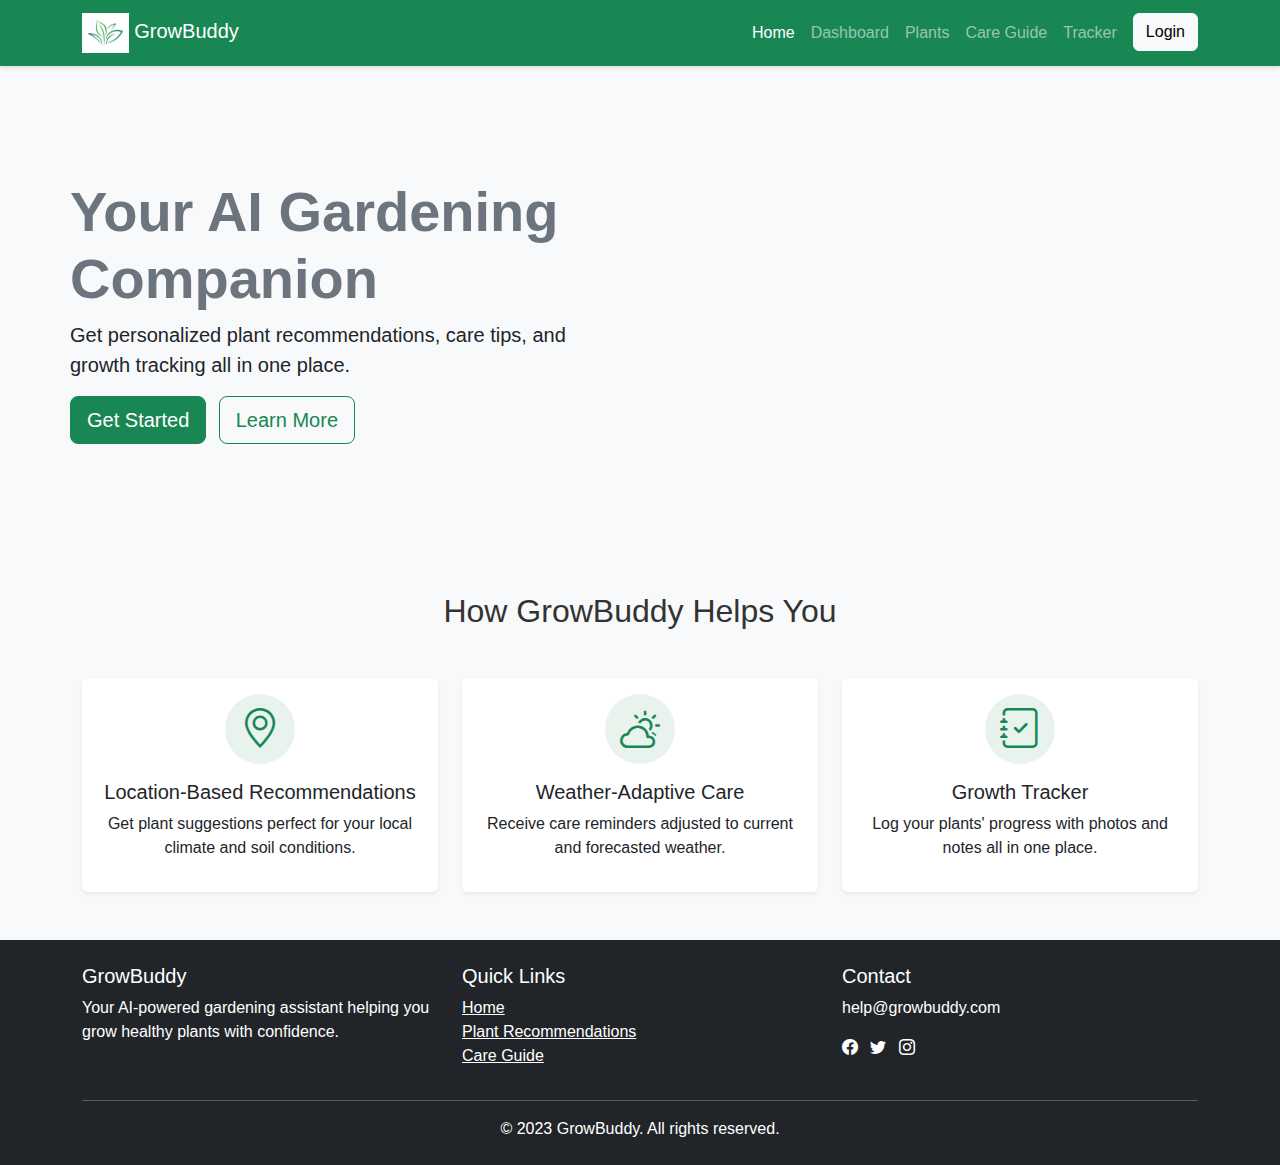
<file: index.html>
<!DOCTYPE html>
<html lang="en">
<head>
    <meta charset="UTF-8">
    <meta name="viewport" content="width=device-width, initial-scale=1.0">
    <title>GrowBuddy - Your AI Gardening Companion</title>
    <link href="https://cdn.jsdelivr.net/npm/bootstrap@5.3.0/dist/css/bootstrap.min.css" rel="stylesheet">
    <link rel="stylesheet" href="style.css">
</head>
<body>
    <!-- Navigation -->
    <nav class="navbar navbar-expand-lg navbar-dark bg-success">
        <div class="container">
            <a class="navbar-brand" href="#">
                <img src="1.jpg" alt="GrowBuddy" height="40"> GrowBuddy
            </a>
            <button class="navbar-toggler" type="button" data-bs-toggle="collapse" data-bs-target="#navbarNav">
                <span class="navbar-toggler-icon"></span>
            </button>
            <div class="collapse navbar-collapse" id="navbarNav">
                <ul class="navbar-nav ms-auto">
                    <li class="nav-item"><a class="nav-link active" href="index.html">Home</a></li>
                    <li class="nav-item"><a class="nav-link" href="dashboard.html">Dashboard</a></li>
                    <li class="nav-item"><a class="nav-link" href="plants.html">Plants</a></li>
                    <li class="nav-item"><a class="nav-link" href="care.html">Care Guide</a></li>
                    <li class="nav-item"><a class="nav-link" href="tracker.html">Tracker</a></li>
                    <li class="nav-item"><a class="btn btn-light ms-2" href="login.html">Login</a></li>
                </ul>
            </div>
        </div>
    </nav>

    <!-- Hero Section -->
    <section class="hero-section">
        <div class="container bg-image py-5">
            <div class="row align-items-center">
                <div class="col-md-6">
                    <h1 class="display-4  fw-bold text-secondary">Your AI Gardening Companion</h1>
                    <p class="lead text-dark ">Get personalized plant recommendations, care tips, and growth tracking all in one place.</p>
                    <a href="dashboard.html" class="btn btn-success btn-lg me-2">Get Started</a>
                    <a href="#features" class="btn btn-outline-success btn-lg">Learn More</a>
                </div>
            
            <!--    <div class="col-md-6">
                    <img src=".jpg" alt="Gardening" class="img-fluid rounded">
            </div>-->
            </div>
        </div>
    </section>

    <!-- Features Section -->
    <section id="features" class="py-5 bg-light">
        <div class="container">
            <h2 class="text-center mb-5">How GrowBuddy Helps You</h2>
            <div class="row g-4">
                <div class="col-md-4">
                    <div class="card h-100 border-0 shadow-sm">
                        <div class="card-body text-center">
                            <div class="feature-icon bg-success bg-opacity-10 text-success rounded-circle p-3 mb-3 mx-auto">
                                <i class="bi bi-geo-alt fs-1"></i>
                            </div>
                            <h5>Location-Based Recommendations</h5>
                            <p>Get plant suggestions perfect for your local climate and soil conditions.</p>
                        </div>
                    </div>
                </div>
                <div class="col-md-4">
                    <div class="card h-100 border-0 shadow-sm">
                        <div class="card-body text-center">
                            <div class="feature-icon bg-success bg-opacity-10 text-success rounded-circle p-3 mb-3 mx-auto">
                                <i class="bi bi-cloud-sun fs-1"></i>
                            </div>
                            <h5>Weather-Adaptive Care</h5>
                            <p>Receive care reminders adjusted to current and forecasted weather.</p>
                        </div>
                    </div>
                </div>
                <div class="col-md-4">
                    <div class="card h-100 border-0 shadow-sm">
                        <div class="card-body text-center">
                            <div class="feature-icon bg-success bg-opacity-10 text-success rounded-circle p-3 mb-3 mx-auto">
                                <i class="bi bi-journal-check fs-1"></i>
                            </div>
                            <h5>Growth Tracker</h5>
                            <p>Log your plants' progress with photos and notes all in one place.</p>
                        </div>
                    </div>
                </div>
            </div>
        </div>
    </section>

    <!-- Footer -->
    <footer class="bg-dark text-white py-4">
        <div class="container">
            <div class="row">
                <div class="col-md-4">
                    <h5>GrowBuddy</h5>
                    <p>Your AI-powered gardening assistant helping you grow healthy plants with confidence.</p>
                </div>
                <div class="col-md-4">
                    <h5>Quick Links</h5>
                    <ul class="list-unstyled">
                        <li><a href="index.html" class="text-white">Home</a></li>
                        <li><a href="plants.html" class="text-white">Plant Recommendations</a></li>
                        <li><a href="care.html" class="text-white">Care Guide</a></li>
                    </ul>
                </div>
                <div class="col-md-4">
                    <h5>Contact</h5>
                    <p>help@growbuddy.com</p>
                    <div class="social-icons">
                        <a href="#" class="text-white me-2"><i class="bi bi-facebook"></i></a>
                        <a href="#" class="text-white me-2"><i class="bi bi-twitter"></i></a>
                        <a href="#" class="text-white me-2"><i class="bi bi-instagram"></i></a>
                    </div>
                </div>
            </div>
            <hr>
            <p class="text-center mb-0">&copy; 2023 GrowBuddy. All rights reserved.</p>
        </div>
    </footer>

    <script src="https://cdn.jsdelivr.net/npm/bootstrap@5.3.0/dist/js/bootstrap.bundle.min.js"></script>
    <link rel="stylesheet" href="https://cdn.jsdelivr.net/npm/bootstrap-icons@1.10.0/font/bootstrap-icons.css">
</body>
</html>
</file>
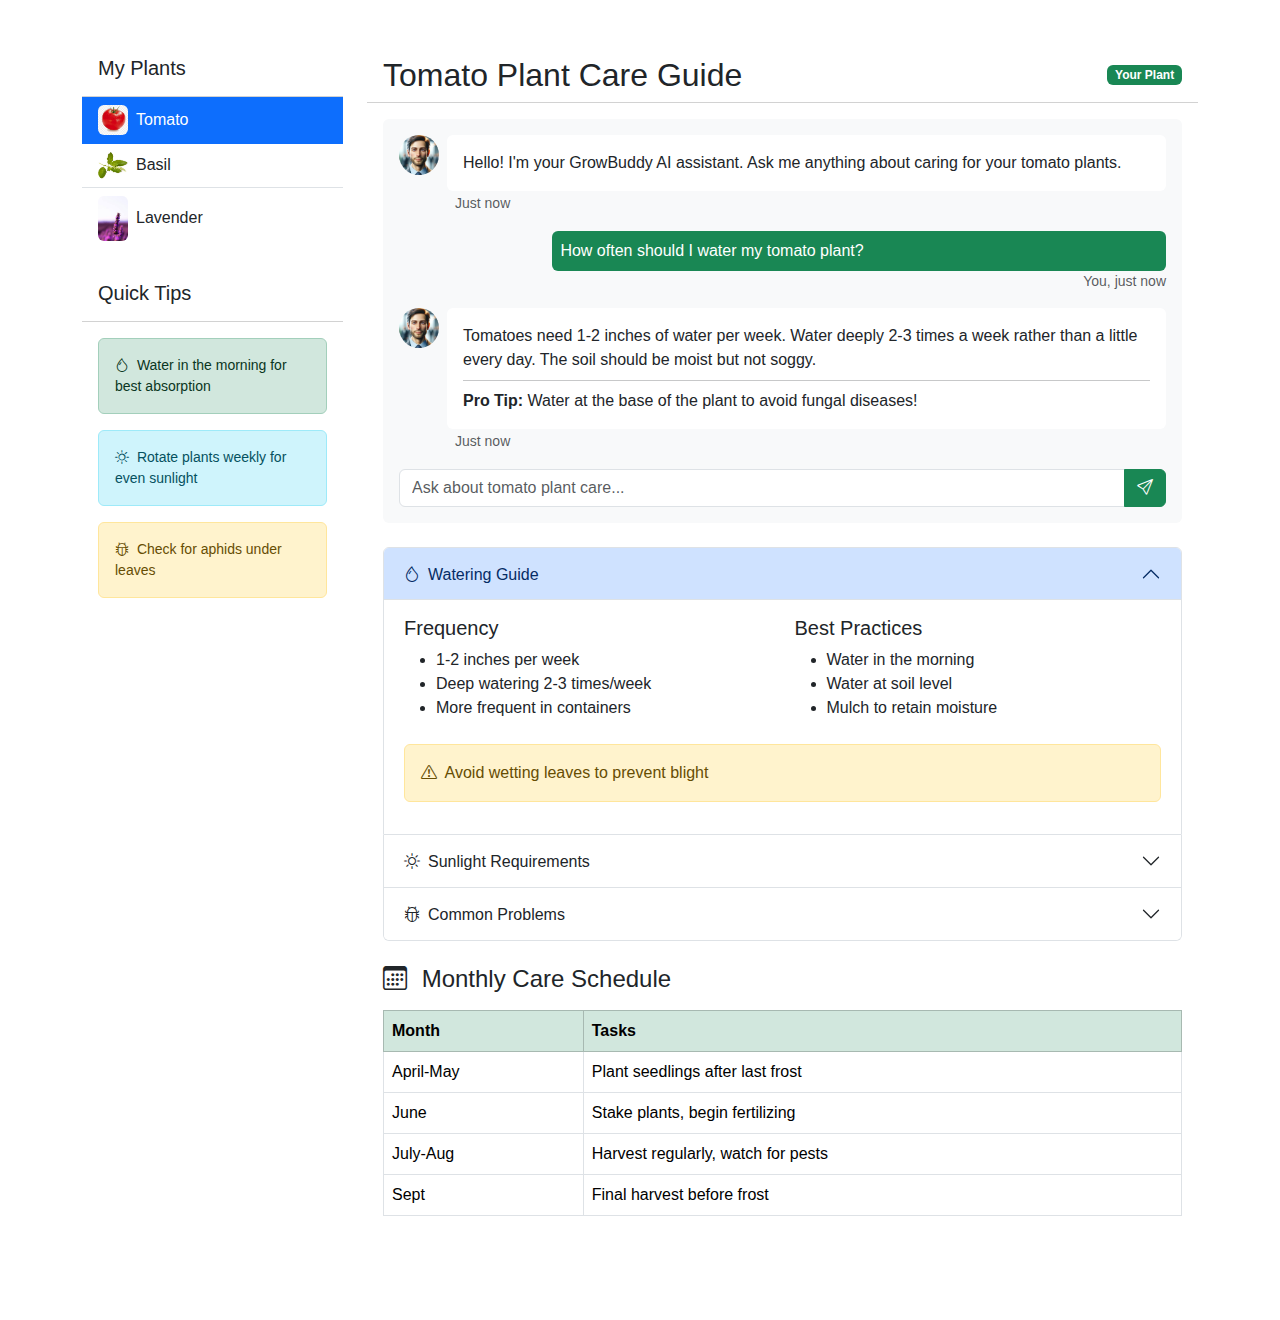
<file: care.html>
<!DOCTYPE html>
<html lang="en">
<head>
    <meta charset="UTF-8">
    <meta name="viewport" content="width=device-width, initial-scale=1.0">
    <title>Plant Care Guide | GrowBuddy</title>
    <link href="https://cdn.jsdelivr.net/npm/bootstrap@5.3.0/dist/css/bootstrap.min.css" rel="stylesheet">
    <link rel="stylesheet" href="style.css">
</head>
<body>
    <!-- Navigation (same as index.html) -->
    
    <!-- Care Guide Content -->
    <div class="container my-5">
        <div class="row">
            <!-- Sidebar -->
            <div class="col-md-3">
                <div class="card mb-4">
                    <div class="card-header bg-white">
                        <h5>My Plants</h5>
                    </div>
                    <div class="card-body p-0">
                        <div class="list-group list-group-flush">
                            <a href="#" class="list-group-item list-group-item-action active">
                                <div class="d-flex align-items-center">
                                    <img src="tomato-thumb.jpg" alt="Tomato" width="30" class="rounded me-2">
                                    <span>Tomato</span>
                                </div>
                            </a>
                            <a href="#" class="list-group-item list-group-item-action">
                                <div class="d-flex align-items-center">
                                    <img src="basil-thumb.jpg" alt="Basil" width="30" class="rounded me-2">
                                    <span>Basil</span>
                                </div>
                            </a>
                            <a href="#" class="list-group-item list-group-item-action">
                                <div class="d-flex align-items-center">
                                    <img src="lavender-thumb.jpg" alt="Lavender" width="30" class="rounded me-2">
                                    <span>Lavender</span>
                                </div>
                            </a>
                        </div>
                    </div>
                </div>

                <div class="card">
                    <div class="card-header bg-white">
                        <h5>Quick Tips</h5>
                    </div>
                    <div class="card-body">
                        <div class="alert alert-success small">
                            <i class="bi bi-droplet me-1"></i> Water in the morning for best absorption
                        </div>
                        <div class="alert alert-info small">
                            <i class="bi bi-sun me-1"></i> Rotate plants weekly for even sunlight
                        </div>
                        <div class="alert alert-warning small">
                            <i class="bi bi-bug me-1"></i> Check for aphids under leaves
                        </div>
                    </div>
                </div>
            </div>

            <!-- Main Content -->
            <div class="col-md-9">
                <div class="card mb-4">
                    <div class="card-header bg-white d-flex justify-content-between align-items-center">
                        <h2 class="mb-0">Tomato Plant Care Guide</h2>
                        <span class="badge bg-success">Your Plant</span>
                    </div>
                    <div class="card-body">
                        <!-- AI Chat Interface -->
                        <div class="ai-chat mb-4 p-3 bg-light rounded">
                            <div class="d-flex mb-3">
                                <img src="ai-avatar.jpg" alt="GrowBuddy AI" width="40" height="40" class="rounded-circle me-2">
                                <div class="flex-grow-1">
                                    <div class="card p-2">
                                        <div class="card-body p-2">
                                            <p class="mb-0">Hello! I'm your GrowBuddy AI assistant. Ask me anything about caring for your tomato plants.</p>
                                        </div>
                                    </div>
                                    <small class="text-muted ms-2">Just now</small>
                                </div>
                            </div>

                            <div class="d-flex justify-content-end mb-3">
                                <div class="flex-grow-1" style="max-width: 80%;">
                                    <div class="card bg-success text-white">
                                        <div class="card-body p-2">
                                            <p class="mb-0">How often should I water my tomato plant?</p>
                                        </div>
                                    </div>
                                    <small class="text-muted text-end d-block">You, just now</small>
                                </div>
                            </div>

                            <div class="d-flex mb-3">
                                <img src="ai-avatar.jpg" alt="GrowBuddy AI" width="40" height="40" class="rounded-circle me-2">
                                <div class="flex-grow-1">
                                    <div class="card p-2">
                                        <div class="card-body p-2">
                                            <p class="mb-0">Tomatoes need 1-2 inches of water per week. Water deeply 2-3 times a week rather than a little every day. The soil should be moist but not soggy.</p>
                                            <hr class="my-2">
                                            <p class="mb-0"><strong>Pro Tip:</strong> Water at the base of the plant to avoid fungal diseases!</p>
                                        </div>
                                    </div>
                                    <small class="text-muted ms-2">Just now</small>
                                </div>
                            </div>

                            <form class="mt-3">
                                <div class="input-group">
                                    <input type="text" class="form-control" placeholder="Ask about tomato plant care...">
                                    <button class="btn btn-success" type="submit">
                                        <i class="bi bi-send"></i>
                                    </button>
                                </div>
                            </form>
                        </div>

                        <!-- Care Sections -->
                        <div class="accordion mb-4" id="careAccordion">
                            <!-- Watering -->
                            <div class="accordion-item">
                                <h2 class="accordion-header">
                                    <button class="accordion-button" type="button" data-bs-toggle="collapse" data-bs-target="#watering">
                                        <i class="bi bi-droplet me-2"></i> Watering Guide
                                    </button>
                                </h2>
                                <div id="watering" class="accordion-collapse collapse show" data-bs-parent="#careAccordion">
                                    <div class="accordion-body">
                                        <div class="row">
                                            <div class="col-md-6">
                                                <h5>Frequency</h5>
                                                <ul>
                                                    <li>1-2 inches per week</li>
                                                    <li>Deep watering 2-3 times/week</li>
                                                    <li>More frequent in containers</li>
                                                </ul>
                                            </div>
                                            <div class="col-md-6">
                                                <h5>Best Practices</h5>
                                                <ul>
                                                    <li>Water in the morning</li>
                                                    <li>Water at soil level</li>
                                                    <li>Mulch to retain moisture</li>
                                                </ul>
                                            </div>
                                        </div>
                                        <div class="alert alert-warning mt-2">
                                            <i class="bi bi-exclamation-triangle me-1"></i> Avoid wetting leaves to prevent blight
                                        </div>
                                    </div>
                                </div>
                            </div>

                            <!-- Sunlight -->
                            <div class="accordion-item">
                                <h2 class="accordion-header">
                                    <button class="accordion-button collapsed" type="button" data-bs-toggle="collapse" data-bs-target="#sunlight">
                                        <i class="bi bi-brightness-high me-2"></i> Sunlight Requirements
                                    </button>
                                </h2>
                                <div id="sunlight" class="accordion-collapse collapse" data-bs-parent="#careAccordion">
                                    <div class="accordion-body">
                                        <p>Tomatoes need <strong>6-8 hours of direct sunlight</strong> daily.</p>
                                        <div class="progress mb-3" style="height: 20px;">
                                            <div class="progress-bar bg-warning" role="progressbar" style="width: 100%">Full Sun</div>
                                        </div>
                                        <p>In very hot climates (>90°F), provide afternoon shade to prevent sunscald.</p>
                                    </div>
                                </div>
                            </div>

                            <!-- Common Problems -->
                            <div class="accordion-item">
                                <h2 class="accordion-header">
                                    <button class="accordion-button collapsed" type="button" data-bs-toggle="collapse" data-bs-target="#problems">
                                        <i class="bi bi-bug me-2"></i> Common Problems
                                    </button>
                                </h2>
                                <div id="problems" class="accordion-collapse collapse" data-bs-parent="#careAccordion">
                                    <div class="accordion-body">
                                        <div class="row">
                                            <div class="col-md-6 mb-3">
                                                <div class="card">
                                                    <div class="card-body">
                                                        <h5 class="card-title">Blossom End Rot</h5>
                                                        <p class="card-text small">Dark, sunken spots on fruit bottoms</p>
                                                        <span class="badge bg-danger">Solution</span>
                                                        <p class="mt-2 small">Add calcium to soil and maintain even watering</p>
                                                    </div>
                                                </div>
                                            </div>
                                            <div class="col-md-6 mb-3">
                                                <div class="card">
                                                    <div class="card-body">
                                                        <h5 class="card-title">Early Blight</h5>
                                                        <p class="card-text small">Brown spots with concentric rings</p>
                                                        <span class="badge bg-danger">Solution</span>
                                                        <p class="mt-2 small">Remove affected leaves, improve air circulation</p>
                                                    </div>
                                                </div>
                                            </div>
                                        </div>
                                    </div>
                                </div>
                            </div>
                        </div>

                        <!-- Care Calendar -->
                        <h4 class="mb-3"><i class="bi bi-calendar3 me-2"></i> Monthly Care Schedule</h4>
                        <div class="table-responsive">
                            <table class="table table-bordered">
                                <thead class="table-success">
                                    <tr>
                                        <th>Month</th>
                                        <th>Tasks</th>
                                    </tr>
                                </thead>
                                <tbody>
                                    <tr>
                                        <td>April-May</td>
                                        <td>Plant seedlings after last frost</td>
                                    </tr>
                                    <tr>
                                        <td>June</td>
                                        <td>Stake plants, begin fertilizing</td>
                                    </tr>
                                    <tr>
                                        <td>July-Aug</td>
                                        <td>Harvest regularly, watch for pests</td>
                                    </tr>
                                    <tr>
                                        <td>Sept</td>
                                        <td>Final harvest before frost</td>
                                    </tr>
                                </tbody>
                            </table>
                        </div>
                    </div>
                </div>
            </div>
        </div>
    </div>

    <!-- Footer (same as index.html) -->
    
    <script src="https://cdn.jsdelivr.net/npm/bootstrap@5.3.0/dist/js/bootstrap.bundle.min.js"></script>
    <link rel="stylesheet" href="https://cdn.jsdelivr.net/npm/bootstrap-icons@1.10.0/font/bootstrap-icons.css">
</body>
</html>
</file>
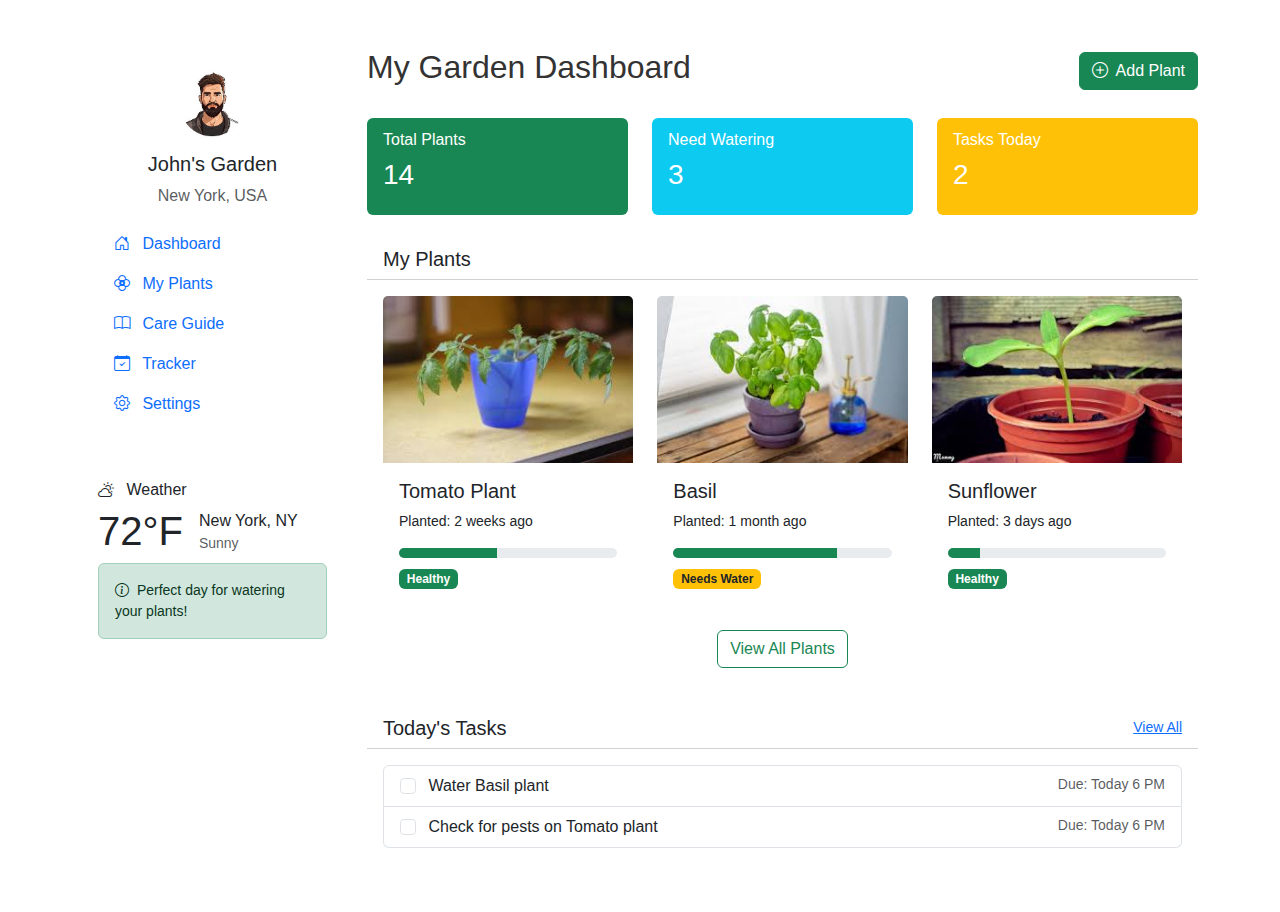
<file: dashboard.html>
<!DOCTYPE html>
<html lang="en">
<head>
    <meta charset="UTF-8">
    <meta name="viewport" content="width=device-width, initial-scale=1.0">
    <title>My Garden Dashboard | GrowBuddy</title>
    <link href="https://cdn.jsdelivr.net/npm/bootstrap@5.3.0/dist/css/bootstrap.min.css" rel="stylesheet">
    <link rel="stylesheet" href="style.css">
</head>
<body>
    <!-- Navigation (same as index.html) -->
    
    <!-- Dashboard Content -->
    <div class="container my-5">
        <div class="row">
            <!-- Sidebar -->
            <div class="col-md-3">
                <div class="card mb-4">
                    <div class="card-body">
                        <div class="text-center mb-3">
                            <img src="user-avatar.jpg" alt="User" class="rounded-circle" width="80">
                            <h5 class="mt-2">John's Garden</h5>
                            <p class="text-muted">New York, USA</p>
                        </div>
                        <ul class="nav flex-column">
                            <li class="nav-item">
                                <a class="nav-link active" href="dashboard.html">
                                    <i class="bi bi-house-door me-2"></i> Dashboard
                                </a>
                            </li>
                            <li class="nav-item">
                                <a class="nav-link" href="plants.html">
                                    <i class="bi bi-flower2 me-2"></i> My Plants
                                </a>
                            </li>
                            <li class="nav-item">
                                <a class="nav-link" href="care.html">
                                    <i class="bi bi-book me-2"></i> Care Guide
                                </a>
                            </li>
                            <li class="nav-item">
                                <a class="nav-link" href="tracker.html">
                                    <i class="bi bi-calendar-check me-2"></i> Tracker
                                </a>
                            </li>
                            <li class="nav-item">
                                <a class="nav-link" href="settings.html">
                                    <i class="bi bi-gear me-2"></i> Settings
                                </a>
                            </li>
                        </ul>
                    </div>
                </div>
                
                <!-- Weather Widget -->
                <div class="card">
                    <div class="card-body">
                        <h6 class="card-title"><i class="bi bi-cloud-sun me-2"></i> Weather</h6>
                        <div class="d-flex align-items-center mb-2">
                            <div class="display-6 me-3">72°F</div>
                            <div>
                                <div>New York, NY</div>
                                <div class="text-muted small">Sunny</div>
                            </div>
                        </div>
                        <div class="alert alert-success small">
                            <i class="bi bi-info-circle me-1"></i> Perfect day for watering your plants!
                        </div>
                    </div>
                </div>
            </div>
            
            <!-- Main Content -->
            <div class="col-md-9">
                <div class="d-flex justify-content-between align-items-center mb-4">
                    <h2>My Garden Dashboard</h2>
                    <button class="btn btn-success">
                        <i class="bi bi-plus-circle me-1"></i> Add Plant
                    </button>
                </div>
                
                <!-- Stats Cards -->
                <div class="row mb-4">
                    <div class="col-md-4">
                        <div class="card text-white bg-success">
                            <div class="card-body">
                                <h6 class="card-subtitle mb-2">Total Plants</h6>
                                <h3 class="card-title">14</h3>
                            </div>
                        </div>
                    </div>
                    <div class="col-md-4">
                        <div class="card text-white bg-info">
                            <div class="card-body">
                                <h6 class="card-subtitle mb-2">Need Watering</h6>
                                <h3 class="card-title">3</h3>
                            </div>
                        </div>
                    </div>
                    <div class="col-md-4">
                        <div class="card text-white bg-warning">
                            <div class="card-body">
                                <h6 class="card-subtitle mb-2">Tasks Today</h6>
                                <h3 class="card-title">2</h3>
                            </div>
                        </div>
                    </div>
                </div>
                
                <!-- Recent Plants -->
                <div class="card mb-4">
                    <div class="card-header bg-white">
                        <h5 class="mb-0">My Plants</h5>
                    </div>
                    <div class="card-body">
                        <div class="row">
                            <!-- Plant Card 1 -->
                            <div class="col-md-4 mb-3">
                                <div class="card h-100">
                                    <img src="tomato-plant.jpg" class="card-img-top" alt="Tomato">
                                    <div class="card-body">
                                        <h5 class="card-title">Tomato Plant</h5>
                                        <p class="card-text small">Planted: 2 weeks ago</p>
                                        <div class="progress mb-2" style="height: 10px;">
                                            <div class="progress-bar bg-success" style="width: 45%"></div>
                                        </div>
                                        <span class="badge bg-success">Healthy</span>
                                    </div>
                                </div>
                            </div>
                            
                            <!-- Plant Card 2 -->
                            <div class="col-md-4 mb-3">
                                <div class="card h-100">
                                    <img src="basil-plant.jpg" class="card-img-top" alt="Basil">
                                    <div class="card-body">
                                        <h5 class="card-title">Basil</h5>
                                        <p class="card-text small">Planted: 1 month ago</p>
                                        <div class="progress mb-2" style="height: 10px;">
                                            <div class="progress-bar bg-success" style="width: 75%"></div>
                                        </div>
                                        <span class="badge bg-warning text-dark">Needs Water</span>
                                    </div>
                                </div>
                            </div>
                            
                            <!-- Plant Card 3 -->
                            <div class="col-md-4 mb-3">
                                <div class="card h-100">
                                    <img src="sunflower-plant.jpg" class="card-img-top" alt="Sunflower">
                                    <div class="card-body">
                                        <h5 class="card-title">Sunflower</h5>
                                        <p class="card-text small">Planted: 3 days ago</p>
                                        <div class="progress mb-2" style="height: 10px;">
                                            <div class="progress-bar bg-success" style="width: 15%"></div>
                                        </div>
                                        <span class="badge bg-success">Healthy</span>
                                    </div>
                                </div>
                            </div>
                        </div>
                        <div class="text-center mt-2">
                            <a href="plants.html" class="btn btn-outline-success">View All Plants</a>
                        </div>
                    </div>
                </div>
                
                <!-- Tasks -->
                <div class="card">
                    <div class="card-header bg-white d-flex justify-content-between align-items-center">
                        <h5 class="mb-0">Today's Tasks</h5>
                        <a href="#" class="small">View All</a>
                    </div>
                    <div class="card-body">
                        <div class="list-group">
                            <div class="list-group-item">
                                <div class="d-flex justify-content-between">
                                    <div>
                                        <input class="form-check-input me-2" type="checkbox">
                                        <span>Water Basil plant</span>
                                    </div>
                                    <small class="text-muted">Due: Today 6 PM</small>
                                </div>
                            </div>
                            <div class="list-group-item">
                                <div class="d-flex justify-content-between">
                                    <div>
                                        <input class="form-check-input me-2" type="checkbox">
                                        <span>Check for pests on Tomato plant</span>
                                    </div>
                                    <small class="text-muted">Due: Today 6 PM</small>
                                </div>
                            </div>
                        </div>
                    </div>
                </div>
            </div>
        </div>
    </div>

    <!-- Footer (same as index.html) -->
    
    <script src="https://cdn.jsdelivr.net/npm/bootstrap@5.3.0/dist/js/bootstrap.bundle.min.js"></script>
    <link rel="stylesheet" href="https://cdn.jsdelivr.net/npm/bootstrap-icons@1.10.0/font/bootstrap-icons.css">
</body>
</html>
</file>
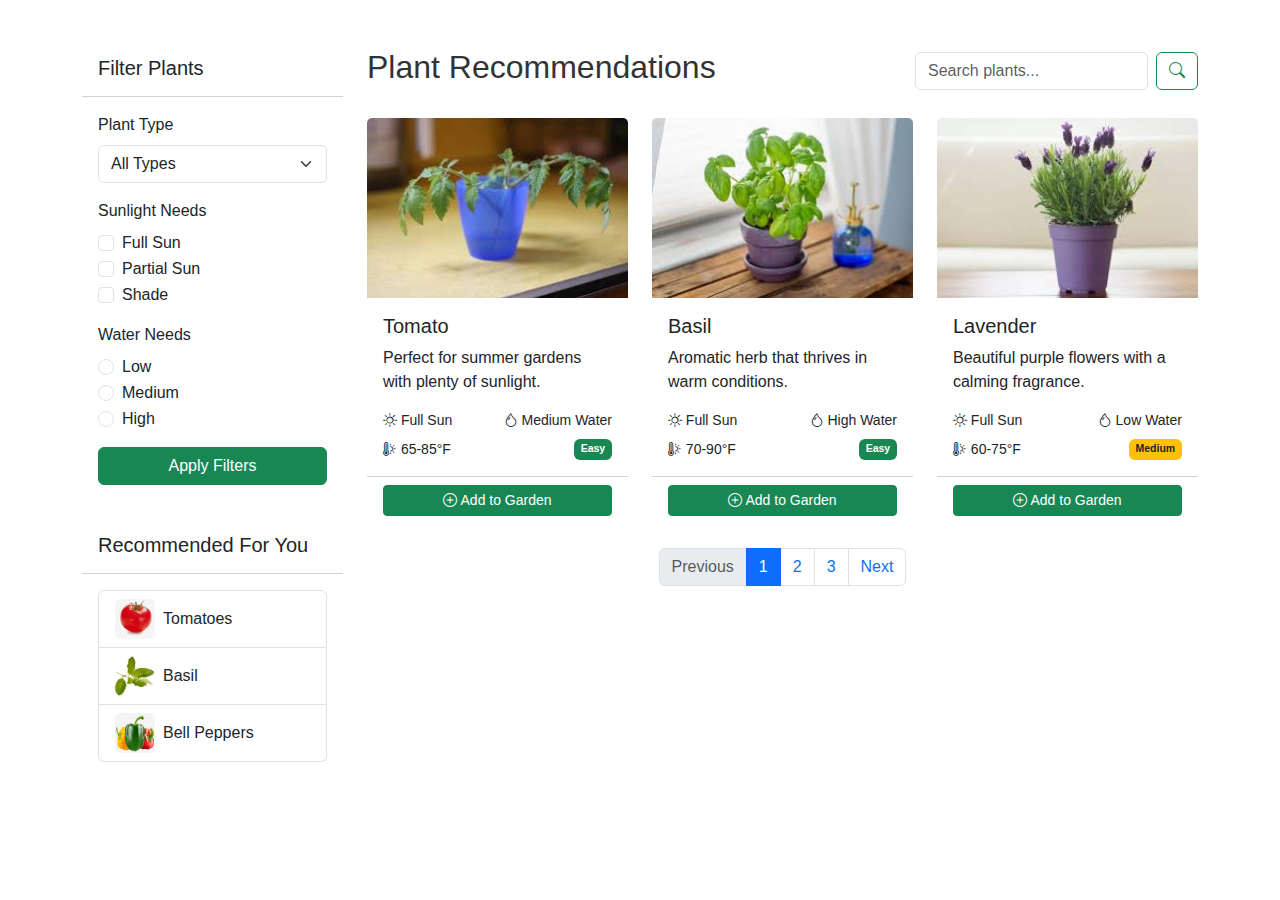
<file: plants.html>
<!DOCTYPE html>
<html lang="en">
<head>
    <meta charset="UTF-8">
    <meta name="viewport" content="width=device-width, initial-scale=1.0">
    <title>Plant Recommendations | GrowBuddy</title>
    <link href="https://cdn.jsdelivr.net/npm/bootstrap@5.3.0/dist/css/bootstrap.min.css" rel="stylesheet">
    <link rel="stylesheet" href="style.css">
</head>
<body>
    <!-- Navigation (same as index.html) -->
    
    <!-- Plant Recommendations Content -->
    <div class="container my-5">
        <div class="row">
            <!-- Sidebar Filters -->
            <div class="col-md-3">
                <div class="card mb-4">
                    <div class="card-header bg-white">
                        <h5>Filter Plants</h5>
                    </div>
                    <div class="card-body">
                        <div class="mb-3">
                            <label class="form-label">Plant Type</label>
                            <select class="form-select">
                                <option selected>All Types</option>
                                <option>Vegetables</option>
                                <option>Fruits</option>
                                <option>Herbs</option>
                                <option>Flowers</option>
                            </select>
                        </div>
                        
                        <div class="mb-3">
                            <label class="form-label">Sunlight Needs</label>
                            <div class="form-check">
                                <input class="form-check-input" type="checkbox" id="fullSun">
                                <label class="form-check-label" for="fullSun">Full Sun</label>
                            </div>
                            <div class="form-check">
                                <input class="form-check-input" type="checkbox" id="partialSun">
                                <label class="form-check-label" for="partialSun">Partial Sun</label>
                            </div>
                            <div class="form-check">
                                <input class="form-check-input" type="checkbox" id="shade">
                                <label class="form-check-label" for="shade">Shade</label>
                            </div>
                        </div>
                        
                        <div class="mb-3">
                            <label class="form-label">Water Needs</label>
                            <div class="form-check">
                                <input class="form-check-input" type="radio" name="waterNeeds" id="lowWater">
                                <label class="form-check-label" for="lowWater">Low</label>
                            </div>
                            <div class="form-check">
                                <input class="form-check-input" type="radio" name="waterNeeds" id="mediumWater">
                                <label class="form-check-label" for="mediumWater">Medium</label>
                            </div>
                            <div class="form-check">
                                <input class="form-check-input" type="radio" name="waterNeeds" id="highWater">
                                <label class="form-check-label" for="highWater">High</label>
                            </div>
                        </div>
                        
                        <button class="btn btn-success w-100">Apply Filters</button>
                    </div>
                </div>
                
                <div class="card">
                    <div class="card-header bg-white">
                        <h5>Recommended For You</h5>
                    </div>
                    <div class="card-body">
                        <div class="list-group">
                            <a href="#" class="list-group-item list-group-item-action">
                                <div class="d-flex align-items-center">
                                    <img src="tomato-thumb.jpg" alt="Tomato" width="40" height="40" class="rounded me-2">
                                    <span>Tomatoes</span>
                                </div>
                            </a>
                            <a href="#" class="list-group-item list-group-item-action">
                                <div class="d-flex align-items-center">
                                    <img src="basil-thumb.jpg" alt="Basil" width="40" height="40" class="rounded me-2">
                                    <span>Basil</span>
                                </div>
                            </a>
                            <a href="#" class="list-group-item list-group-item-action">
                                <div class="d-flex align-items-center">
                                    <img src="pepper-thumb.jpg" alt="Pepper" width="40" height="40" class="rounded me-2">
                                    <span>Bell Peppers</span>
                                </div>
                            </a>
                        </div>
                    </div>
                </div>
            </div>
            
            <!-- Plant Listing -->
            <div class="col-md-9">
                <div class="d-flex justify-content-between align-items-center mb-4">
                    <h2>Plant Recommendations</h2>
                    <div class="d-flex">
                        <input type="text" class="form-control me-2" placeholder="Search plants...">
                        <button class="btn btn-outline-success">
                            <i class="bi bi-search"></i>
                        </button>
                    </div>
                </div>
                
                <div class="row">
                    <!-- Plant 1 -->
                    <div class="col-md-4 mb-4">
                        <div class="card h-100 plant-card">
                            <img src="tomato-plant.jpg" class="card-img-top" alt="Tomato">
                            <div class="card-body">
                                <h5 class="card-title">Tomato</h5>
                                <p class="card-text">Perfect for summer gardens with plenty of sunlight.</p>
                                <div class="d-flex justify-content-between small mb-2">
                                    <span><i class="bi bi-brightness-high"></i> Full Sun</span>
                                    <span><i class="bi bi-droplet"></i> Medium Water</span>
                                </div>
                                <div class="d-flex justify-content-between small">
                                    <span><i class="bi bi-thermometer-sun"></i> 65-85°F</span>
                                    <span class="badge bg-success">Easy</span>
                                </div>
                            </div>
                            <div class="card-footer bg-white">
                                <button class="btn btn-sm btn-success w-100">
                                    <i class="bi bi-plus-circle"></i> Add to Garden
                                </button>
                            </div>
                        </div>
                    </div>
                    
                    <!-- Plant 2 -->
                    <div class="col-md-4 mb-4">
                        <div class="card h-100 plant-card">
                            <img src="basil-plant.jpg" class="card-img-top" alt="Basil">
                            <div class="card-body">
                                <h5 class="card-title">Basil</h5>
                                <p class="card-text">Aromatic herb that thrives in warm conditions.</p>
                                <div class="d-flex justify-content-between small mb-2">
                                    <span><i class="bi bi-brightness-high"></i> Full Sun</span>
                                    <span><i class="bi bi-droplet"></i> High Water</span>
                                </div>
                                <div class="d-flex justify-content-between small">
                                    <span><i class="bi bi-thermometer-sun"></i> 70-90°F</span>
                                    <span class="badge bg-success">Easy</span>
                                </div>
                            </div>
                            <div class="card-footer bg-white">
                                <button class="btn btn-sm btn-success w-100">
                                    <i class="bi bi-plus-circle"></i> Add to Garden
                                </button>
                            </div>
                        </div>
                    </div>
                    
                    <!-- Plant 3 -->
                    <div class="col-md-4 mb-4">
                        <div class="card h-100 plant-card">
                            <img src="lavender-plant.jpg" class="card-img-top" alt="Lavender">
                            <div class="card-body">
                                <h5 class="card-title">Lavender</h5>
                                <p class="card-text">Beautiful purple flowers with a calming fragrance.</p>
                                <div class="d-flex justify-content-between small mb-2">
                                    <span><i class="bi bi-brightness-high"></i> Full Sun</span>
                                    <span><i class="bi bi-droplet"></i> Low Water</span>
                                </div>
                                <div class="d-flex justify-content-between small">
                                    <span><i class="bi bi-thermometer-sun"></i> 60-75°F</span>
                                    <span class="badge bg-warning text-dark">Medium</span>
                                </div>
                            </div>
                            <div class="card-footer bg-white">
                                <button class="btn btn-sm btn-success w-100">
                                    <i class="bi bi-plus-circle"></i> Add to Garden
                                </button>
                            </div>
                        </div>
                    </div>
                    
                    <!-- More plants... -->
                </div>
                
                <!-- Pagination -->
                <nav aria-label="Page navigation">
                    <ul class="pagination justify-content-center">
                        <li class="page-item disabled">
                            <a class="page-link" href="#" tabindex="-1">Previous</a>
                        </li>
                        <li class="page-item active"><a class="page-link" href="#">1</a></li>
                        <li class="page-item"><a class="page-link" href="#">2</a></li>
                        <li class="page-item"><a class="page-link" href="#">3</a></li>
                        <li class="page-item">
                            <a class="page-link" href="#">Next</a>
                        </li>
                    </ul>
                </nav>
            </div>
        </div>
    </div>

    <!-- Footer (same as index.html) -->
    
    <script src="https://cdn.jsdelivr.net/npm/bootstrap@5.3.0/dist/js/bootstrap.bundle.min.js"></script>
    <link rel="stylesheet" href="https://cdn.jsdelivr.net/npm/bootstrap-icons@1.10.0/font/bootstrap-icons.css">
</body>
</html>
</file>
<file: style.css>
/* General Styles */
body {
    font-family: 'Segoe UI', Tahoma, Geneva, Verdana, sans-serif;
    color: #333;
}

.hero-section {
    background-color: #f8f9fa;
    padding: 4rem 0;
}

.feature-icon {
    width: 70px;
    height: 70px;
    display: flex;
    align-items: center;
    justify-content: center;
}

/* Navbar */
.navbar {
    box-shadow: 0 2px 4px rgba(0,0,0,0.1);
}

/* Cards */
.card {
    transition: transform 0.3s, box-shadow 0.3s;
    border: none;
}

.card:hover {
    transform: translateY(-5px);
    box-shadow: 0 10px 20px rgba(0,0,0,0.1);
}

/* Plant Cards */
.plant-card .card-img-top {
    height: 180px;
    object-fit: cover;
}

/* Progress Bars */
.progress {
    border-radius: 5px;
}

/* Responsive Adjustments */
@media (max-width: 768px) {
    .hero-section .col-md-6 {
        text-align: center;
        margin-bottom: 2rem;
    }
    
    .dashboard-sidebar {
        margin-bottom: 2rem;
    }
}/* General Styles */
body {
    font-family: 'Segoe UI', Tahoma, Geneva, Verdana, sans-serif;
    color: #333;
}

.hero-section {
    background-color: #f8f9fa;
    padding: 4rem 0;
}

.feature-icon {
    width: 70px;
    height: 70px;
    display: flex;
    align-items: center;
    justify-content: center;
}

/* Navbar */
.navbar {
    box-shadow: 0 2px 4px rgba(0,0,0,0.1);
}

/* Cards */
.card {
    transition: transform 0.3s, box-shadow 0.3s;
    border: none;
}

.card:hover {
    transform: translateY(-5px);
    box-shadow: 0 10px 20px rgba(0,0,0,0.1);
}

/* Plant Cards */
.plant-card .card-img-top {
    height: 180px;
    object-fit: cover;
}

/* Progress Bars */
.progress {
    border-radius: 5px;
}

/* Responsive Adjustments */
@media (max-width: 768px) {
    .hero-section .col-md-6 {
        text-align: center;
        margin-bottom: 2rem;
    }
    
    .dashboard-sidebar {
        margin-bottom: 2rem;
    }
}

.bg-image{
    padding: 100px 0;
    width:2700px;
    background-image:url('https://i.postimg.cc/fWc8wgSw/backimage.jpg') ;
    background-size: cover;
    background-position: center;
    height:350px;
}
</file>
